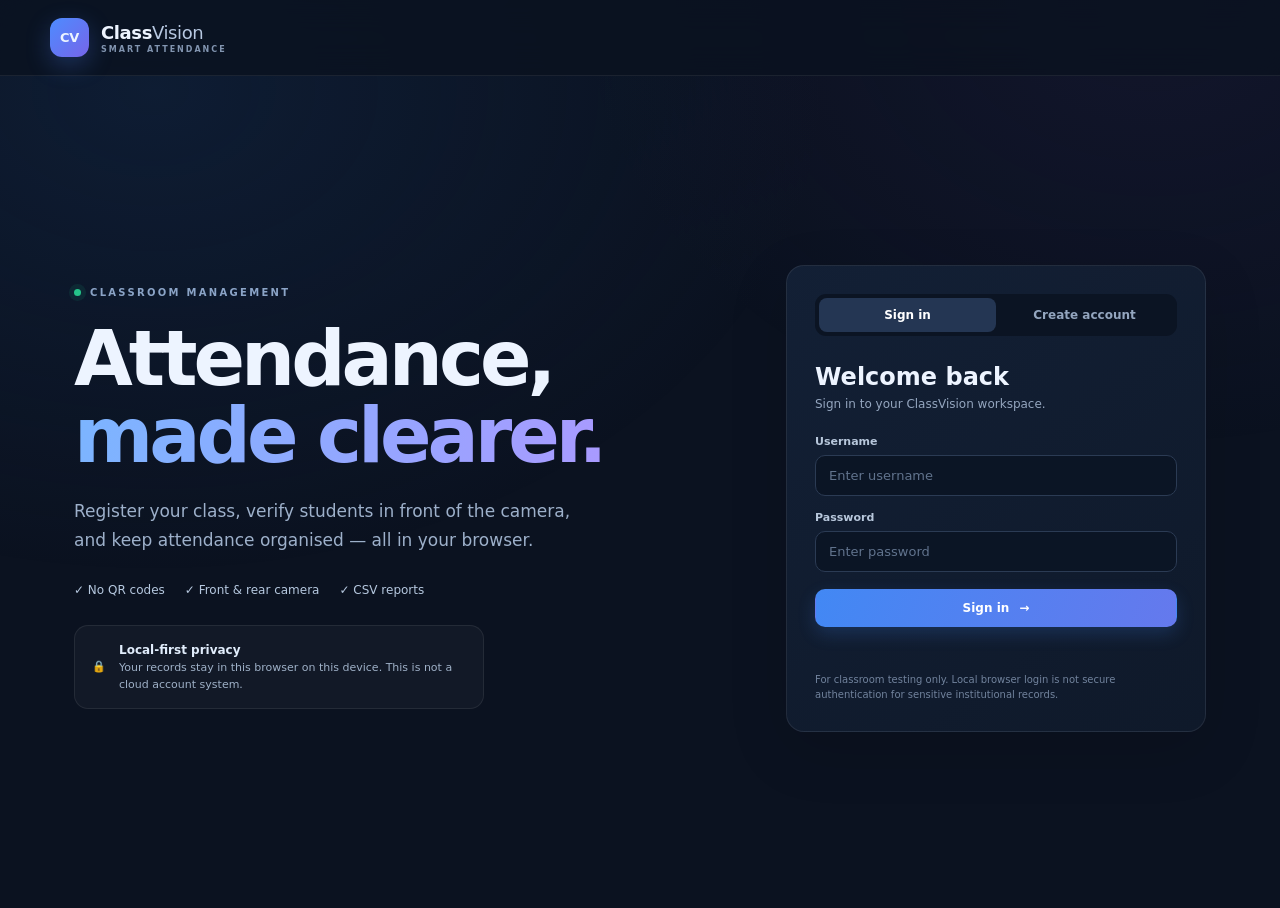
<file: index.html>
<!doctype html>
<html lang="en">
<head>
  <meta charset="utf-8">
  <meta name="viewport" content="width=device-width,initial-scale=1,viewport-fit=cover">
  <meta name="theme-color" content="#0b1220">
  <meta name="description" content="ClassVision — simple, privacy-first classroom attendance.">
  <title>ClassVision — Attendance</title>
  <link rel="stylesheet" href="style.css">
  <script src="app.js" defer></script>
</head>
<body>
  <div class="ambient"></div>
  <header class="topbar">
    <a class="brand" href="#" aria-label="ClassVision home"><span class="brand-mark">CV</span><span>Class<span class="brand-light">Vision</span><small>SMART ATTENDANCE</small></span></a>
    <div id="topUser" class="top-user hidden"><span class="online-dot"></span><span id="topUsername"></span><button id="logoutBtn" class="btn btn-ghost btn-small">Log out</button></div>
  </header>

  <main class="shell">
    <section id="authView" class="auth-layout">
      <div class="hero-copy">
        <div class="eyebrow"><span class="pulse"></span> CLASSROOM MANAGEMENT</div>
        <h1>Attendance,<br><span class="gradient-text">made clearer.</span></h1>
        <p>Register your class, verify students in front of the camera, and keep attendance organised — all in your browser.</p>
        <div class="hero-points"><span>✓ No QR codes</span><span>✓ Front & rear camera</span><span>✓ CSV reports</span></div>
        <div class="privacy-note"><span>🔒</span><span><b>Local-first privacy</b><br>Your records stay in this browser on this device. This is not a cloud account system.</span></div>
      </div>
      <div class="auth-card card">
        <div class="auth-tabs"><button id="showLogin" class="auth-tab active">Sign in</button><button id="showRegister" class="auth-tab">Create account</button></div>
        <div id="loginPanel">
          <h2>Welcome back</h2><p class="muted">Sign in to your ClassVision workspace.</p>
          <label for="loginUsername">Username</label><input id="loginUsername" autocomplete="username" placeholder="Enter username">
          <label for="loginPassword">Password</label><input id="loginPassword" type="password" autocomplete="current-password" placeholder="Enter password">
          <button id="loginBtn" class="btn btn-primary btn-full">Sign in <span>→</span></button>
          <p id="loginMsg" class="message" aria-live="polite"></p>
        </div>
        <div id="registerPanel" class="hidden">
          <h2>Create workspace</h2><p class="muted">Set up a local teacher account.</p>
          <label for="newUsername">Username</label><input id="newUsername" autocomplete="username" placeholder="At least 3 characters">
          <label for="newPassword">Password</label><input id="newPassword" type="password" autocomplete="new-password" placeholder="At least 8 characters">
          <label for="confirmPassword">Confirm password</label><input id="confirmPassword" type="password" autocomplete="new-password" placeholder="Re-enter password">
          <button id="registerBtn" class="btn btn-primary btn-full">Create account <span>→</span></button>
          <p id="registerMsg" class="message" aria-live="polite"></p>
        </div>
        <p class="tiny-note">For classroom testing only. Local browser login is not secure authentication for sensitive institutional records.</p>
      </div>
    </section>

    <section id="appView" class="hidden">
      <div class="welcome-row"><div><div class="eyebrow">YOUR WORKSPACE</div><h1 class="page-title">Attendance dashboard</h1><p class="muted">Keep your class records simple and organised.</p></div><div class="date-chip" id="todayLabel"></div></div>
      <div class="stats-grid">
        <article class="stat-card"><div class="stat-icon blue">♙</div><div><span>Registered students</span><strong id="statStudents">0</strong></div></article>
        <article class="stat-card"><div class="stat-icon green">✓</div><div><span>Present today</span><strong id="statPresent">0</strong></div></article>
        <article class="stat-card"><div class="stat-icon purple">▤</div><div><span>Total records</span><strong id="statRecords">0</strong></div></article>
      </div>

      <nav class="main-tabs" aria-label="Main sections">
        <button class="main-tab active" data-tab="scanPanel">◉ <span>Attendance</span></button>
        <button class="main-tab" data-tab="studentsPanel">♙ <span>Students</span></button>
        <button class="main-tab" data-tab="recordsPanel">▤ <span>Records</span></button>
        <button class="main-tab" data-tab="settingsPanel">⚙ <span>Settings</span></button>
      </nav>

      <section id="scanPanel" class="panel active">
        <div class="panel-heading"><div><h2>Mark attendance</h2><p class="muted">Recognise one enrolled face; attendance is recorded after a stable five-scan match.</p></div><span class="status-pill"><span class="online-dot"></span> CAMERA READY WHEN STARTED</span></div>
        <div class="scan-grid">
          <div class="card camera-card">
            <div class="camera-head"><div><b>Live camera</b><small id="cameraState">Camera is off</small></div><span class="camera-indicator"><i></i> LIVE VIEW</span></div>
            <div class="camera-stage" id="cameraStage">
              <video id="cameraVideo" autoplay muted playsinline></video>
              <canvas id="overlayCanvas"></canvas>
              <div id="cameraPlaceholder" class="camera-placeholder"><div class="camera-symbol">⌁</div><b>Your camera preview appears here</b><span>Use HTTPS and allow camera permission.</span></div>
              <div id="faceTag" class="face-tag hidden">● <span id="faceTagName">Face detected</span></div>
              <div id="faceCount" class="face-count">Waiting for camera</div>
            </div>
            <div class="camera-device-row">
              <label for="cameraSelect">Camera device</label>
              <div class="camera-device-controls"><select id="cameraSelect"><option value="">Default camera</option></select><button id="refreshCamerasBtn" class="btn btn-ghost">Refresh</button></div>
              <p class="tiny-note">Choose an external USB/UVC webcam if your browser lists it. Android OTG camera visibility depends on the phone and browser.</p>
            </div>
            <div class="camera-actions"><button id="startCameraBtn" class="btn btn-primary">Start camera</button><button id="switchCameraBtn" class="btn btn-secondary" disabled>Switch camera</button><button id="stopCameraBtn" class="btn btn-ghost" disabled>Stop</button></div>
            <p id="cameraMsg" class="message" aria-live="polite">Camera access is requested only when you press Start camera.</p>
          </div>
          <div class="card verify-card">
            <div class="step-label">STEP 01</div><h3>Set class & session</h3>
            <p class="muted small">Enter this once before scanning. It stays active until you end the session.</p>
            <label for="className">Class name</label><input id="className" placeholder="e.g. CSE — Section A">
            <label for="sessionName">Subject / session</label><input id="sessionName" placeholder="e.g. Applied Chemistry">
            <button id="beginSessionBtn" class="btn btn-secondary btn-full">Begin attendance session</button>
            <div id="sessionStatus" class="session-status">No active session</div>
            <div class="divider"></div>
            <div class="step-label">AUTOMATIC ATTENDANCE</div><h3>Recognition status</h3>
            <div id="selectedStudentInfo" class="selected-info">Waiting for a stable, unambiguous face match. No student selection is required.</div>
            <select id="studentSelect" hidden aria-hidden="true" tabindex="-1"><option value="">No recognised student</option></select>
            <input id="identityCheck" type="checkbox" hidden aria-hidden="true" tabindex="-1">
            <button id="confirmAttendanceBtn" class="btn btn-success btn-full" disabled hidden>Confirm attendance</button>
            <p class="tiny-note">Attendance is saved after the same enrolled face is matched across five consecutive scans. If multiple faces are detected, or the match is uncertain, scanning pauses and no attendance is recorded. Check the attendance history after each session.</p>
            <p id="attendanceMsg" class="message" aria-live="polite"></p>
          </div>
        </div>
      </section>

      <section id="studentsPanel" class="panel">
        <div class="panel-heading"><div><h2>Student directory</h2><p class="muted">Add, search and manage your class list.</p></div></div>
        <div class="card">
          <h3 id="studentFormTitle">Register a student</h3>
          <div class="form-grid">
            <div><label for="regNo">Enrollment / registration number</label><input id="regNo" placeholder="e.g. 24010101"></div>
            <div><label for="rollNo">Roll number</label><input id="rollNo" placeholder="e.g. 01"></div>
            <div><label for="fullName">Full name</label><input id="fullName" placeholder="Student full name"></div>
            <div><label for="branch">Branch / department</label><input id="branch" placeholder="e.g. CSE"></div>
            <div><label for="semester">Semester</label><select id="semester"><option value="">Select semester</option><option>1</option><option>2</option><option>3</option><option>4</option><option>5</option><option>6</option><option>7</option><option>8</option><option>9</option><option>10</option></select></div>
          </div>
          <div class="face-enrol-box">
            <label for="facePhoto">Student face photo (required for recognition)</label>
            <input id="facePhoto" type="file" accept="image/*" capture="user">
            <p class="tiny-note">Use a clear, front-facing photo of the student alone, with good lighting. The app extracts a face template in this browser and does not keep the uploaded photo.</p>
            <label class="check-row"><input id="faceConsent" type="checkbox"><span>I have the student's permission to use this face template for classroom attendance.</span></label>
            <p id="facePhotoStatus" class="message">No face photo selected.</p>
          </div>
          <div class="button-row"><button id="saveStudentBtn" class="btn btn-primary">Save student</button><button id="cancelEditBtn" class="btn btn-ghost hidden">Cancel edit</button></div>
          <p id="studentFormMsg" class="message" aria-live="polite"></p>
        </div>
        <div class="card table-card"><div class="table-toolbar"><div><h3>Registered students <span class="count-badge" id="studentCount">0</span></h3></div><input id="studentSearch" class="search-input" placeholder="Search name, roll or registration…"></div>
          <div class="table-wrap"><table><thead><tr><th>Student</th><th>Registration no.</th><th>Roll no.</th><th>Branch</th><th>Semester</th><th>Actions</th></tr></thead><tbody id="studentsTable"><tr><td colspan="6" class="empty-cell">No students registered yet.</td></tr></tbody></table></div>
        </div>
      </section>

      <section id="recordsPanel" class="panel">
        <div class="panel-heading"><div><h2>Attendance records</h2><p class="muted">Review sessions and export attendance as CSV.</p></div><button id="exportCsvBtn" class="btn btn-primary">↓ Export CSV</button></div>
        <div class="card"><div class="table-toolbar"><div><h3>Attendance history</h3></div><input id="recordSearch" class="search-input" placeholder="Search student, class or subject…"></div>
          <div class="table-wrap"><table><thead><tr><th>Date & time</th><th>Student</th><th>Roll no.</th><th>Semester</th><th>Class</th><th>Subject</th><th>Status</th><th></th></tr></thead><tbody id="recordsTable"><tr><td colspan="8" class="empty-cell">No attendance records yet.</td></tr></tbody></table></div>
        </div>
      </section>

      <section id="settingsPanel" class="panel">
        <div class="panel-heading"><div><h2>Settings & privacy</h2><p class="muted">Understand where your data lives and manage your workspace.</p></div></div>
        <div class="settings-grid">
          <div class="card"><h3>Storage & privacy</h3><p class="muted">ClassVision stores account, student and attendance data in IndexedDB in this browser. Data is not automatically synced to another phone or computer.</p><div class="privacy-line"><span>Student records</span><b>On this device</b></div><div class="privacy-line"><span>Camera frames</span><b>Processed in browser</b></div><div class="privacy-line"><span>Face templates</span><b>Stored locally in browser</b></div></div>
          <div class="card"><h3>ESP32 attendance indicator</h3>
            <p class="muted">Connect an ESP32 over Bluetooth Low Energy. When attendance is successfully saved, it can flash the green LED, beep and update the OLED.</p>
            <div class="privacy-line"><span>Connection</span><b id="esp32Status">Not connected</b></div>
            <button id="connectEsp32Btn" class="btn btn-secondary btn-full">Connect ESP32</button>
            <button id="disconnectEsp32Btn" class="btn btn-ghost btn-full" disabled>Disconnect ESP32</button>
            <p id="esp32Msg" class="message" aria-live="polite">Requires a BLE-capable ESP32 and a supported Chrome browser over HTTPS.</p>
          </div>
          <div class="card"><h3>Workspace tools</h3><p class="muted">Export a backup of your records before clearing browser data or changing devices.</p><button id="backupBtn" class="btn btn-secondary btn-full">Download JSON backup</button><button id="restoreBtn" class="btn btn-secondary btn-full">Restore JSON backup</button><input id="restoreFile" type="file" accept="application/json" class="hidden"><button id="endSessionBtn" class="btn btn-ghost btn-full">End current session</button><button id="clearDataBtn" class="btn btn-danger btn-full">Delete all workspace data</button><p id="settingsMsg" class="message" aria-live="polite"></p></div>
        </div>
        <div class="card disclaimer"><b>Important limitation</b><p>This is a client-side prototype for supervised classroom testing, not a secure institutional attendance platform. Browser storage can be cleared, local passwords do not provide server-grade account security, and records do not sync across devices. Always review attendance history and provide a non-biometric alternative.</p></div>
      </section>
      <footer class="app-footer">ClassVision · Local-first classroom attendance · <span id="versionText">v2.1</span></footer>
    </section>
  </main>
  <div id="toast" class="toast" role="status" aria-live="polite"></div>
  <dialog id="confirmDialog"><form method="dialog" class="dialog-card"><h3 id="dialogTitle">Confirm action</h3><p id="dialogText">Are you sure?</p><div class="button-row"><button value="cancel" class="btn btn-ghost">Cancel</button><button id="dialogConfirm" value="confirm" class="btn btn-danger">Confirm</button></div></form></dialog>
</body>
</html>
</file>
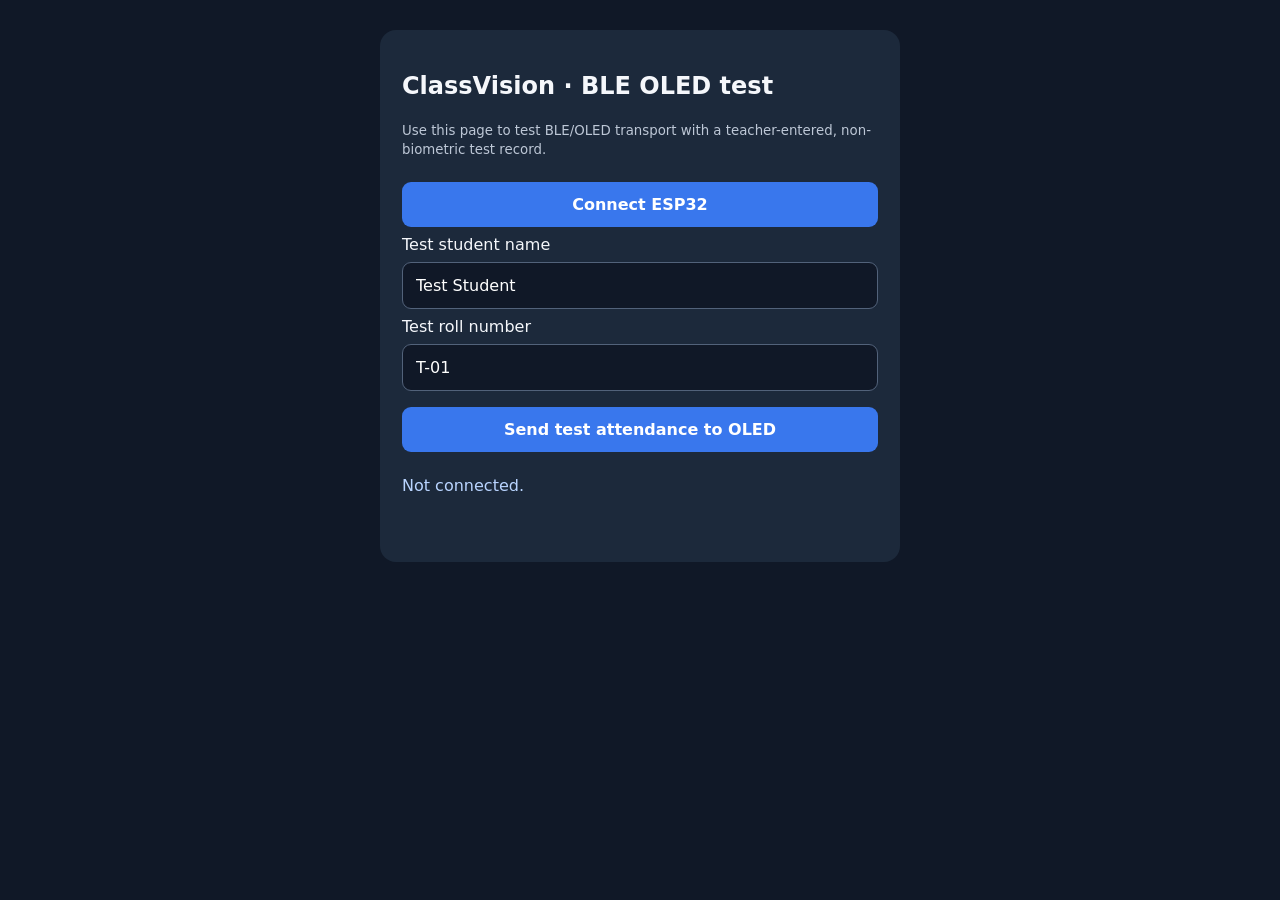
<file: ble-oled-test.html>
<!doctype html>
<html lang="en">
<head>
<meta charset="utf-8">
<meta name="viewport" content="width=device-width,initial-scale=1">
<title>ClassVision BLE OLED Test</title>
<style>
body{font:16px system-ui;max-width:520px;margin:30px auto;padding:0 16px;background:#101827;color:#f5f7fb}
main{background:#1c293b;padding:22px;border-radius:16px}
input,button{box-sizing:border-box;width:100%;padding:13px;margin:8px 0;border-radius:9px;border:1px solid #52627a;font:inherit}
input{background:#101827;color:white}button{background:#3977ed;color:white;border:0;font-weight:700}
#status{white-space:pre-wrap;color:#b9d4ff;min-height:48px}
small{color:#bdc7d6}
</style>
</head>
<body><main>
<h2>ClassVision · BLE OLED test</h2>
<p><small>Use this page to test BLE/OLED transport with a teacher-entered, non-biometric test record.</small></p>
<button id="connect">Connect ESP32</button>
<label>Test student name</label><input id="name" value="Test Student" maxlength="30">
<label>Test roll number</label><input id="roll" value="T-01" maxlength="15">
<button id="send" disabled>Send test attendance to OLED</button>
<p id="status">Not connected.</p>
</main>
<script>
(() => {
  const SERVICE = '6e400001-b5a3-f393-e0a9-e50e24dcca9e';
  const RX = '6e400002-b5a3-f393-e0a9-e50e24dcca9e';
  let device = null, characteristic = null, queue = Promise.resolve();
  const status = document.getElementById('status');
  const sendButton = document.getElementById('send');
  const enc = new TextEncoder();

  function write(bytes) {
    queue = queue.then(async () => {
      if (!characteristic) throw new Error('ESP32 is not connected.');
      if (characteristic.writeValueWithResponse) await characteristic.writeValueWithResponse(bytes);
      else if (characteristic.writeValueWithoutResponse) await characteristic.writeValueWithoutResponse(bytes);
      else await characteristic.writeValue(bytes);
    });
    return queue;
  }

  async function sendMessage(message) {
    const data = enc.encode(message);
    await write(enc.encode('START'));
    for (let i = 0; i < data.length; i += 18) {
      const chunk = data.slice(i, i + 18);
      const packet = new Uint8Array(chunk.length + 2);
      packet[0] = 68; packet[1] = 124; // "D|"
      packet.set(chunk, 2);
      await write(packet);
    }
    await write(enc.encode('END'));
  }

  document.getElementById('connect').onclick = async () => {
    try {
      status.textContent = 'Choose ClassVision-ESP32…';
      device = await navigator.bluetooth.requestDevice({filters:[{services:[SERVICE]}]});
      device.addEventListener('gattserverdisconnected', () => {
        characteristic = null; sendButton.disabled = true; status.textContent = 'ESP32 disconnected.';
      });
      const server = await device.gatt.connect();
      const service = await server.getPrimaryService(SERVICE);
      characteristic = await service.getCharacteristic(RX);
      sendButton.disabled = false;
      status.textContent = 'Connected. OLED should show BLE CONNECTED.';
    } catch (e) {
      status.textContent = 'Connection error: ' + (e.message || e);
    }
  };

  sendButton.onclick = async () => {
    try {
      const name = document.getElementById('name').value.replace(/[|\r\n]/g,' ').trim().slice(0,30);
      const roll = document.getElementById('roll').value.replace(/[|\r\n]/g,' ').trim().slice(0,15);
      if (!name || !roll) throw new Error('Enter both name and roll number.');
      await sendMessage('ATT|' + name + '|' + roll);
      status.textContent = 'Sent successfully. Check the OLED.';
    } catch (e) {
      status.textContent = 'Send error: ' + (e.message || e);
    }
  };
})();
</script>
</body></html>
</file>
<file: style.css>
:root{--bg:#0b1220;--panel:#111c2e;--panel2:#152238;--line:#26364f;--text:#edf4ff;--muted:#94a6bf;--blue:#5795ff;--green:#25c58a;--purple:#a78bfa;--red:#ff6b78;--radius:18px;font-family:Inter,ui-sans-serif,system-ui,-apple-system,"Segoe UI",sans-serif;color-scheme:dark}
*{box-sizing:border-box}body{margin:0;background:var(--bg);color:var(--text);min-height:100vh}button,input,select{font:inherit}button{cursor:pointer}.hidden{display:none!important}.ambient{position:fixed;inset:0;pointer-events:none;background:radial-gradient(ellipse at 12% 10%,#15325a55,transparent 42%),radial-gradient(ellipse at 90% 0%,#31245b33,transparent 35%);z-index:-1}.topbar{height:76px;border-bottom:1px solid #ffffff12;display:flex;align-items:center;justify-content:space-between;padding:0 max(22px,calc((100vw - 1180px)/2));background:#0b1220cc;backdrop-filter:blur(16px);position:sticky;top:0;z-index:10}.brand{display:flex;gap:12px;align-items:center;color:var(--text);font-weight:800;letter-spacing:-.4px;text-decoration:none;font-size:18px}.brand-mark{width:39px;height:39px;border-radius:12px;background:linear-gradient(135deg,#4d8cff,#7665e9);display:grid;place-items:center;font-size:13px;box-shadow:0 8px 25px #4d8cff44}.brand-light{font-weight:500;color:#b8c9e2}.brand small{display:block;font-size:8px;letter-spacing:2px;color:#8295b0;margin-top:2px}.top-user{display:flex;align-items:center;gap:10px;color:#b8c9e2;font-size:13px}.online-dot{display:inline-block;width:7px;height:7px;border-radius:50%;background:var(--green);box-shadow:0 0 10px #25c58a88}.shell{max-width:1180px;margin:auto;padding:52px 24px 40px}.auth-layout{display:grid;grid-template-columns:1fr 420px;gap:80px;align-items:center;min-height:calc(100vh - 160px)}.hero-copy{max-width:590px}.eyebrow{font-size:10px;letter-spacing:2.3px;color:#8ba4c7;font-weight:800;display:flex;align-items:center;gap:9px}.pulse{width:7px;height:7px;background:var(--green);border-radius:50%;box-shadow:0 0 0 5px #25c58a1a}.hero-copy h1{font-size:clamp(48px,6vw,76px);line-height:1.02;letter-spacing:-4px;margin:22px 0}.gradient-text{background:linear-gradient(100deg,#7bb5ff,#a99aff);background-clip:text;color:transparent}.hero-copy>p{font-size:17px;line-height:1.7;color:#9db0ca;max-width:500px}.hero-points{display:flex;flex-wrap:wrap;gap:20px;margin:28px 0;color:#b6c8df;font-size:12px}.privacy-note{display:flex;gap:13px;align-items:center;border:1px solid #ffffff14;background:#ffffff08;padding:15px 17px;border-radius:14px;max-width:410px;color:#9fb1c8;font-size:11px;line-height:1.55}.privacy-note b{color:#e1edfc;font-size:12px}.card{background:linear-gradient(145deg,#142137ed,#101a2bed);border:1px solid #ffffff14;border-radius:var(--radius);padding:24px;box-shadow:0 18px 60px #0002}.auth-card{padding:28px}.auth-tabs{display:grid;grid-template-columns:1fr 1fr;background:#0b1423;border-radius:11px;padding:4px;margin-bottom:27px}.auth-tab{border:0;background:transparent;color:var(--muted);padding:10px;border-radius:8px;font-size:12px;font-weight:700}.auth-tab.active{background:#243653;color:white}.auth-card h2{font-size:24px;margin:0 0 6px}.muted{color:var(--muted)}.auth-card .muted{font-size:12px;margin:0 0 24px}label{display:block;color:#b8c8dc;font-size:11px;font-weight:700;margin:15px 0 7px}input,select{width:100%;border:1px solid #2b3b54;background:#0b1525;color:#edf4ff;padding:12px 13px;border-radius:10px;outline:none;font-size:13px;min-width:0}input:focus,select:focus{border-color:#609cff;box-shadow:0 0 0 3px #5795ff20}input::placeholder{color:#61738d}.btn{border:1px solid transparent;border-radius:10px;padding:11px 15px;font-weight:750;font-size:12px;transition:.18s;display:inline-flex;justify-content:center;align-items:center;gap:10px}.btn:hover:not(:disabled){filter:brightness(1.12);transform:translateY(-1px)}.btn:disabled{opacity:.4;cursor:not-allowed}.btn-primary{background:linear-gradient(110deg,#4288f4,#6579ed);color:white;box-shadow:0 7px 18px #4288f433}.btn-secondary{background:#223550;border-color:#354b68;color:#dceaff}.btn-success{background:linear-gradient(110deg,#159e72,#20bd8c);color:white}.btn-danger{background:#612c3b;border-color:#8b4052;color:#ffdce2}.btn-ghost{background:transparent;border-color:#34445d;color:#aebed2}.btn-full{width:100%;margin-top:17px}.btn-small{padding:7px 10px;font-size:10px}.tiny-note{font-size:10px;color:#71839d;line-height:1.55;margin:18px 0 0}.message{min-height:16px;font-size:11px;color:#92a7c2;line-height:1.5}.message.error{color:#ff929c}.message.success{color:#62d9ad}.welcome-row{display:flex;justify-content:space-between;align-items:end;margin-bottom:26px}.page-title{font-size:32px;letter-spacing:-1.2px;margin:8px 0 4px}.welcome-row .muted{font-size:12px;margin:0}.date-chip{border:1px solid #2b3c55;background:#132039;padding:10px 13px;border-radius:10px;color:#a9bbd2;font-size:11px}.stats-grid{display:grid;grid-template-columns:repeat(3,1fr);gap:15px;margin-bottom:27px}.stat-card{border:1px solid #ffffff14;background:#132037d9;border-radius:15px;padding:18px;display:flex;align-items:center;gap:14px}.stat-icon{width:40px;height:40px;border-radius:12px;display:grid;place-items:center;font-size:19px}.stat-icon.blue{background:#4288f422;color:#72aaff}.stat-icon.green{background:#25c58a20;color:#4ed6a5}.stat-icon.purple{background:#a78bfa22;color:#b9a4ff}.stat-card span{display:block;color:#8fa2bc;font-size:11px}.stat-card strong{display:block;font-size:25px;margin-top:3px}.main-tabs{display:flex;gap:6px;border-bottom:1px solid #ffffff18;margin-bottom:24px;overflow:auto}.main-tab{white-space:nowrap;border:0;background:transparent;color:#8498b3;padding:13px 17px;border-bottom:2px solid transparent;font-size:12px;font-weight:700}.main-tab.active{color:#e8f1ff;border-color:#609bff}.panel{display:none}.panel.active{display:block}.panel-heading{display:flex;justify-content:space-between;align-items:center;margin:0 0 17px;gap:15px}.panel-heading h2{font-size:22px;margin:0 0 5px;letter-spacing:-.5px}.panel-heading p{font-size:12px;margin:0}.status-pill{border:1px solid #27644f;background:#14382f;color:#6cddb2;padding:7px 10px;border-radius:30px;font-size:8px;letter-spacing:1px;white-space:nowrap}.status-pill .online-dot{margin-right:6px}.scan-grid{display:grid;grid-template-columns:1.2fr .8fr;gap:17px;align-items:start}.camera-card,.verify-card{padding:20px}.camera-head{display:flex;justify-content:space-between;align-items:center;margin-bottom:14px}.camera-head b{font-size:13px}.camera-head small{display:block;color:#8296b2;font-size:10px;margin-top:4px}.camera-indicator{font-size:8px;letter-spacing:1px;color:#68d9ad}.camera-indicator i{display:inline-block;width:6px;height:6px;background:#2ac58d;border-radius:50%;margin-right:5px}.camera-stage{height:330px;background:#070d17;border:1px solid #283951;border-radius:13px;overflow:hidden;position:relative;display:grid;place-items:center}.camera-stage video,.camera-stage canvas{position:absolute;width:100%;height:100%;object-fit:cover;transform:scaleX(1)}.camera-stage.mirror video,.camera-stage.mirror canvas{transform:scaleX(-1)}.camera-stage canvas{pointer-events:none}.camera-placeholder{position:absolute;display:flex;flex-direction:column;align-items:center;gap:8px;color:#8396b1;text-align:center;font-size:11px;padding:20px}.camera-placeholder b{color:#c7d5e8}.camera-symbol{width:58px;height:58px;border-radius:18px;background:#182943;display:grid;place-items:center;font-size:28px;color:#7eb0ff}.face-tag{position:absolute;top:13px;left:13px;background:#0b3328e8;border:1px solid #28d79b;color:#80f1c4;border-radius:7px;padding:7px 10px;font-size:10px;font-weight:800}.face-count{position:absolute;bottom:12px;left:12px;background:#07101dcf;color:#d4e1f4;border:1px solid #ffffff22;padding:7px 9px;border-radius:7px;font-size:9px}.camera-actions{display:flex;gap:8px;flex-wrap:wrap;margin-top:13px}.camera-actions .btn{flex:1}.camera-card .message{margin-bottom:0}.step-label{font-size:9px;letter-spacing:1.8px;color:#72a8ff;font-weight:900}.verify-card h3{font-size:15px;margin:7px 0}.verify-card .small{font-size:10px;line-height:1.5;margin:0 0 12px}.session-status{background:#0b1626;border:1px solid #263750;border-radius:9px;padding:10px;color:#92a8c4;font-size:10px;margin-top:10px}.session-status.active{border-color:#236b53;color:#70ddb4;background:#103329}.divider{height:1px;background:#26364d;margin:20px 0}.selected-info{padding:10px;background:#0b1626;border:1px solid #263750;border-radius:9px;color:#8fa4bf;font-size:10px;margin-top:9px}.check-row{display:flex;align-items:flex-start;gap:9px;line-height:1.5;font-weight:500;margin:14px 0}.check-row input{width:15px;height:15px;margin:0;accent-color:#28bd8b;flex:0 0 auto}.verify-card .tiny-note{margin-top:12px}.form-grid{display:grid;grid-template-columns:repeat(2,1fr);gap:0 15px}.button-row{display:flex;gap:8px;margin-top:15px}.table-card{margin-top:16px}.table-toolbar{display:flex;align-items:center;justify-content:space-between;gap:15px;margin-bottom:16px}.table-toolbar h3,.card h3{font-size:14px;margin:0}.count-badge{font-size:10px;background:#233753;padding:3px 7px;border-radius:15px;color:#9eb9dc;margin-left:5px}.search-input{max-width:270px}.table-wrap{overflow-x:auto}table{width:100%;border-collapse:collapse;min-width:650px}th{text-align:left;font-size:9px;letter-spacing:.7px;color:#7186a3;font-weight:800;padding:11px;border-bottom:1px solid #2a3b54}td{padding:12px 11px;border-bottom:1px solid #ffffff0d;color:#c2d0e2;font-size:11px}tbody tr:hover{background:#ffffff06}.student-name{font-weight:750;color:#e7f0fc}.subtext{display:block;color:#7e91ab;font-size:9px;margin-top:3px}.empty-cell{text-align:center;color:#7589a4;padding:30px}.table-action{border:0;background:transparent;color:#8db8ff;font-size:10px;font-weight:700;margin-right:8px}.table-action.delete{color:#ff8794}.status-label{color:#5bdbad;background:#163c32;padding:4px 8px;border-radius:20px;font-size:9px}.settings-grid{display:grid;grid-template-columns:1fr 1fr;gap:16px}.settings-grid .card h3{margin-bottom:10px}.settings-grid .card p{font-size:11px;line-height:1.65}.privacy-line{display:flex;justify-content:space-between;padding:10px 0;border-bottom:1px solid #ffffff10;font-size:10px;color:#94a8c2}.privacy-line b{color:#d4e4f7}.settings-grid .btn{margin-top:9px}.disclaimer{margin-top:16px;border-color:#66502b}.disclaimer b{font-size:12px;color:#f2cf87}.disclaimer p{font-size:10px;color:#b4a68a;line-height:1.6;margin-bottom:0}.app-footer{text-align:center;color:#60738e;font-size:9px;padding:30px 0 5px}.toast{position:fixed;bottom:22px;left:50%;transform:translate(-50%,20px);background:#1b2e47;border:1px solid #45617f;color:#e9f3ff;padding:11px 16px;border-radius:10px;font-size:11px;opacity:0;pointer-events:none;transition:.2s;z-index:20;max-width:90vw}.toast.show{opacity:1;transform:translate(-50%,0)}dialog{border:0;padding:0;background:transparent;color:var(--text);max-width:calc(100% - 30px)}dialog::backdrop{background:#020711c9;backdrop-filter:blur(5px)}.dialog-card{width:min(390px,90vw);padding:24px;background:#142137;border:1px solid #3a4c66;border-radius:16px}.dialog-card h3{margin:0 0 8px}.dialog-card p{font-size:12px;color:#a1b3ca;line-height:1.5}.dialog-card .button-row{justify-content:flex-end}
@media(max-width:900px){.auth-layout{grid-template-columns:1fr 380px;gap:30px}.scan-grid{grid-template-columns:1fr}.camera-stage{height:360px}}
@media(max-width:680px){.topbar{height:64px;padding:0 16px}.shell{padding:28px 14px}.auth-layout{display:flex;flex-direction:column;align-items:stretch;gap:24px;min-height:auto}.hero-copy h1{font-size:51px;letter-spacing:-2.5px;margin:14px 0}.hero-copy>p{font-size:14px}.hero-points{gap:10px;font-size:10px}.auth-card{padding:21px}.welcome-row{align-items:flex-start;flex-direction:column;gap:13px}.page-title{font-size:27px}.stats-grid{gap:8px}.stat-card{padding:12px;gap:8px;align-items:flex-start;flex-direction:column}.stat-icon{width:31px;height:31px;font-size:15px}.stat-card span{font-size:9px}.stat-card strong{font-size:21px}.main-tab{padding:12px 10px;font-size:10px}.main-tab span{display:inline}.panel-heading{align-items:flex-start;flex-direction:column}.status-pill{align-self:flex-start}.camera-stage{height:270px}.camera-actions .btn{font-size:10px;padding:10px 8px}.form-grid,.settings-grid{grid-template-columns:1fr}.table-toolbar{align-items:stretch;flex-direction:column}.search-input{max-width:none}.top-user{gap:6px;font-size:10px}.top-user .btn{padding:6px 8px}.date-chip{font-size:10px}}

.face-enrol-box{margin-top:14px;padding:14px;border:1px solid #2b3b54;background:#0b1525;border-radius:12px}.face-enrol-box input[type=file]{padding:9px;font-size:11px}.face-enrol-box .tiny-note{margin:8px 0}.face-enrol-box .check-row{margin:12px 0 4px}

/* v2.1 additions */
.camera-device-row{margin-top:12px;padding:11px;border:1px solid #2b3b54;background:#0b1525;border-radius:10px}
.camera-device-row label{margin:0 0 7px}
.camera-device-controls{display:flex;gap:8px;align-items:center}
.camera-device-controls select{flex:1}
.camera-device-controls .btn{white-space:nowrap}
.camera-device-row .tiny-note{margin:7px 0 0}
@media(max-width:480px){.camera-device-controls{align-items:stretch;flex-direction:column}.camera-device-controls .btn{width:100%}}
</file>
